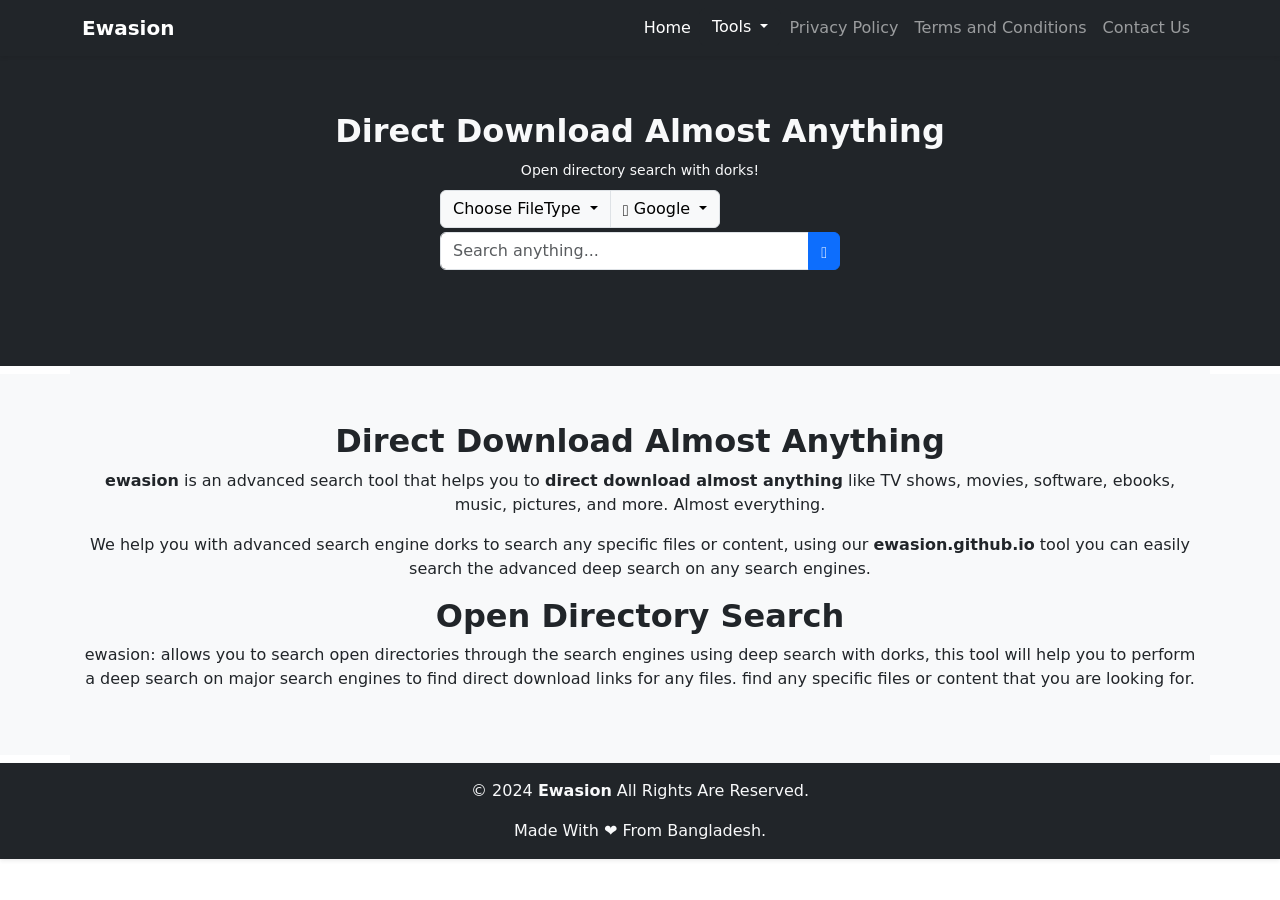
<file: index.html>
<!doctype html>
<html lang="en">
	<head>
		<script src="https://jsc.adskeeper.com/site/1104922.js" async></script>
		<meta charset="UTF-8" />
		<meta name="viewport" content="width=device-width, initial-scale=1" />
		<meta name="yandex-verification" content="96f8b589379aede8" />
		<meta name="google-site-verification" content="I5Ey9Cj-aSVyMkvrZSz0kL8EuKaZz-Cts2eFJqbMFgc" />
		<title>ewasion: Direct Download Almost Anything [UPDATED]</title>
		<!-- SEO META -->
		<meta name="description" content="ewasion: direct download almost anything like TV Series, Movies, Books, music, software, games, apk, and more. Take advantage of the powerful advanced search." />
		<meta name="keywords" content="download,movies,games,music,softwares,epub,ebooks,pdf,mp3,songs,direct download,torrents,apk" />
		<meta property="og:title" content="ewasion: Direct Download Almost Anything [UPDATED]" />
		<meta property="og:type" content="website" />
		<meta property="og:url" content="https://ewasion2.github.io/" />
		<meta property="og:image" content="https://ewasion2.github.io/static/images/site-image.png" />
		<meta property="og:site_name" content="GitHub Pages" />
		<meta property="og:description" content="ewasion: direct download almost anything like TV Series, Movies, Books, music, software, games, apk, and more. Take advantage of the powerful advanced search." />
		<meta name="twitter:card" content="summary_large_image" />
		<meta name="robots" content="index, follow" />
		<link rel="canonical" href="https://ewasion2.github.io/" />
		<meta name="theme-color" content="#ffffff" />
        	<link rel="shortcut icon" href="https://ewasion2.github.io/static/images/favicon.png" />
		<!-- END SEO META -->
		<link href="https://cdn.jsdelivr.net/npm/bootstrap@5.3.3/dist/css/bootstrap.min.css" rel="stylesheet" media="all" />
		<link rel="stylesheet" href="https://ewasion2.github.io/static/css/icons/icons.css?v=66dda74f93c80" defer="" />
		<link rel="stylesheet" href="https://ewasion2.github.io/static/css/fonts/fonts.css?v=66dda74f93c82" defer="" />
		<link rel="stylesheet" href="https://ewasion2.github.io/static/css/style.css?v=66dda74f93c83" />
		<script>
            const baseUrl = 'https://ewasion2.github.io';
		</script>
	</head>
    <body>
	<header>
		<nav class="navbar navbar-expand-lg bg-dark navbar-dark shadow-sm">
			<div class="container">
				<a class="navbar-brand fw-bold" href="/">Ewasion</a>
				<button class="navbar-toggler rounded-0 border-0" type="button" data-bs-toggle="collapse" data-bs-target="#navbarNav" aria-controls="navbarNav" aria-expanded="false" aria-label="Toggle navigation">
					<span class="navbar-toggler-icon"></span>
				</button>
				<div class="collapse navbar-collapse" id="navbarNav">
					<ul class="navbar-nav ms-auto">
						<li class="nav-item">
							<a class="nav-link active" aria-current="page" href="/">Home</a>
						</li>
						<li class="nav-item dropdown">
						  <button class="btn btn-dark dropdown-toggle" data-bs-toggle="dropdown" aria-expanded="false">
							Tools
						  </button>
						  <ul class="dropdown-menu dropdown-menu-dark">
							<li><a class="dropdown-item" href="/">Open Directory Finder</a></li>
							<li><a class="dropdown-item" href="/telegram-global-search/">Telegram Global Search</a></li>
						  </ul>
						</li>
						<li class="nav-item">
							<a class="nav-link" href="https://www.freeprivacypolicy.com/live/ca4ed567-3499-4295-899a-207c6031074c">Privacy Policy</a>
						</li>
						<li class="nav-item">
							<a class="nav-link" href="https://www.freeprivacypolicy.com/live/6607ed60-5dc6-43d1-935c-4649a214e88f">Terms and Conditions</a>
						</li>
						<li class="nav-item">
							<a class="nav-link" href="https://forms.gle/r6t4SRMVW3KPwseT9">Contact Us</a>
						</li>
					</ul>
				</div>
			</div>
		</nav>
	</header>
    <div class="bg-dark">
        <div class="container py-5">
            <div class="py-2 text-center mb-0">
                <h1 class="fs-2 text-light fw-bold">Direct Download Almost Anything</h1>
                <small class="text-light">Open directory search with dorks!</small>
            </div>
            <form action="javascript:void(0)" id="doSearch" class="m-auto mt-0 mb-5" style="max-width:400px;width:100%;">
                <input type="hidden" value="" id="fileType" />
                <input type="hidden" value="google" id="engine" />
                <input type="hidden" value="all" id="searchType" />
                <div class="row row-cols-1">
                    <div class="col">
                    <div class="input-group">
                            <div class="dropdown">
                                <button class="btn btn-light dropdown-toggle rounded-end-0 border" type="button" data-bs-toggle="dropdown" aria-expanded="false" id="fileTypeBTN">
                                    Choose FileType
                                </button>
                                <ul class="dropdown-menu shadow-sm" style="font-size:14px;">
                                    <li><span class="dropdown-item" onclick="set_file_type('video', this)"><i class="bi bi-film"></i> Tv/Movies/Video</span></li>
                                    <li><span class="dropdown-item" onclick="set_file_type('ebook', this)"><i class="bi bi-book-fill"></i> Books</span></li>
                                    <li><span class="dropdown-item" onclick="set_file_type('audio', this)"><i class="bi bi-music-note-beamed"></i> Music</span></li>
                                    <li><span class="dropdown-item" onclick="set_file_type('archive', this)"><i class="bi bi-disc-fill"></i> Software/ISO/DMG/Games</span></li>
                                    <li><span class="dropdown-item" onclick="set_file_type('picture', this)"><i class="bi bi-image"></i> Images</span></li>
                                    <li><span class="dropdown-item" onclick="set_file_type('all', this)"><i class="bi bi-asterisk"></i> Others</span></li>
                                </ul>
                            </div>
                            <div class="dropdown">
                                <button class="btn btn-light dropdown-toggle rounded-start-0 border" type="button" data-bs-toggle="dropdown" aria-expanded="false" id="engineBTN">
                                    <i class="bi bi-search"></i> Google
                                </button>
                                <ul class="dropdown-menu shadow-sm" style="font-size:14px;">
                                    <li><span class="dropdown-item" onclick="set_engine('google', this)">Google</span></li>
                                    <li><span class="dropdown-item" onclick="set_engine('bing', this)">Bing</span></li>
                                    <li><span class="dropdown-item" onclick="set_engine('duckduckgo', this)">Duckduckgo</span></li>
                                    <li><span class="dropdown-item" onclick="set_engine('startpage', this)">StartPage</span></li>
                                    <li><span class="dropdown-item" onclick="set_engine('filepursuit', this)">FilePursuit</span></li>
                                </ul>
                            </div>
                        </div>
                    </div>
                    <div class="col mt-1">
                        <div class="input-group">
                            <input type="text" id="searchInput" placeholder="Search anything..." class="form-control" />
                            <button type="submit" id="doSearch" class="btn btn-md btn-primary" aria-label="search" role="button"><i class="bi bi-search"></i></button>
                        </div>
                    </div>
                </div>
            </form>
        </div>
	</div>
	<div class="bg-light py-1 text-center container" id="top_position"> 
 		<div data-type="_mgwidget" data-widget-id="2056787"></div> 
 		<script>(function(w,q){w[q]=w[q]||[];w[q].push(["_mgc.load"])})(window,"_mgq");</script> 
	</div>
    <div class="bg-light p-3 py-5"> 
        <div class="container text-center">
            <h2 class="fw-bold">Direct Download Almost Anything</h2>
            <p><strong>ewasion</strong> is an advanced search tool that helps you to <b>direct download almost anything</b> like TV shows, movies, software, ebooks, music, pictures, and more. Almost everything.</p>
            <p>We help you with advanced search engine dorks to search any specific files or content, using our <strong>ewasion.github.io</strong> tool you can easily search the advanced deep search on any search engines.</p>
	    <h2 class="fw-bold">Open Directory Search</h2>
	    <p>ewasion: allows you to search open directories through the search engines using deep search with dorks, this tool will help you to perform a deep search on major search engines to find direct download links for any files. find any specific files or content that you are looking for.</p>
        </div>
    </div>
	<div class="bg-light py-1 text-center container" id="bottom_position">
		<div data-type="_mgwidget" data-widget-id="2056756"></div> 
 		<script>(function(w,q){w[q]=w[q]||[];w[q].push(["_mgc.load"])})(window,"_mgq");</script> 
	</div>
		<div class="shadow-sm mb-0 bg-dark">
			<footer class="py-3 container">
				<p class="text-center text-light d-block">© 2024 <b>Ewasion</b> All Rights Are Reserved.</p>
				<span class="d-block text-light text-center">Made With ❤️ From Bangladesh.</span>
			</footer>
		</div>
        	<!-- Footer Area -->
		<script src="https://ewasion2.github.io/static/js/bootstrap.min.js?v=66dda74f93d59"></script>
		<script src="https://ewasion2.github.io/static/js/app.min.js?v=66dda74f93d5c"></script>
		
		<!-- Google tag (gtag.js) -->
		<script async src="https://www.googletagmanager.com/gtag/js?id=G-1JR3EKCZ4T"></script>
		<script>
		  window.dataLayer = window.dataLayer || [];
		  function gtag(){dataLayer.push(arguments);}
		  gtag('js', new Date());
		
		  gtag('config', 'G-1JR3EKCZ4T');
		</script>
    </body>
</html>
</file>
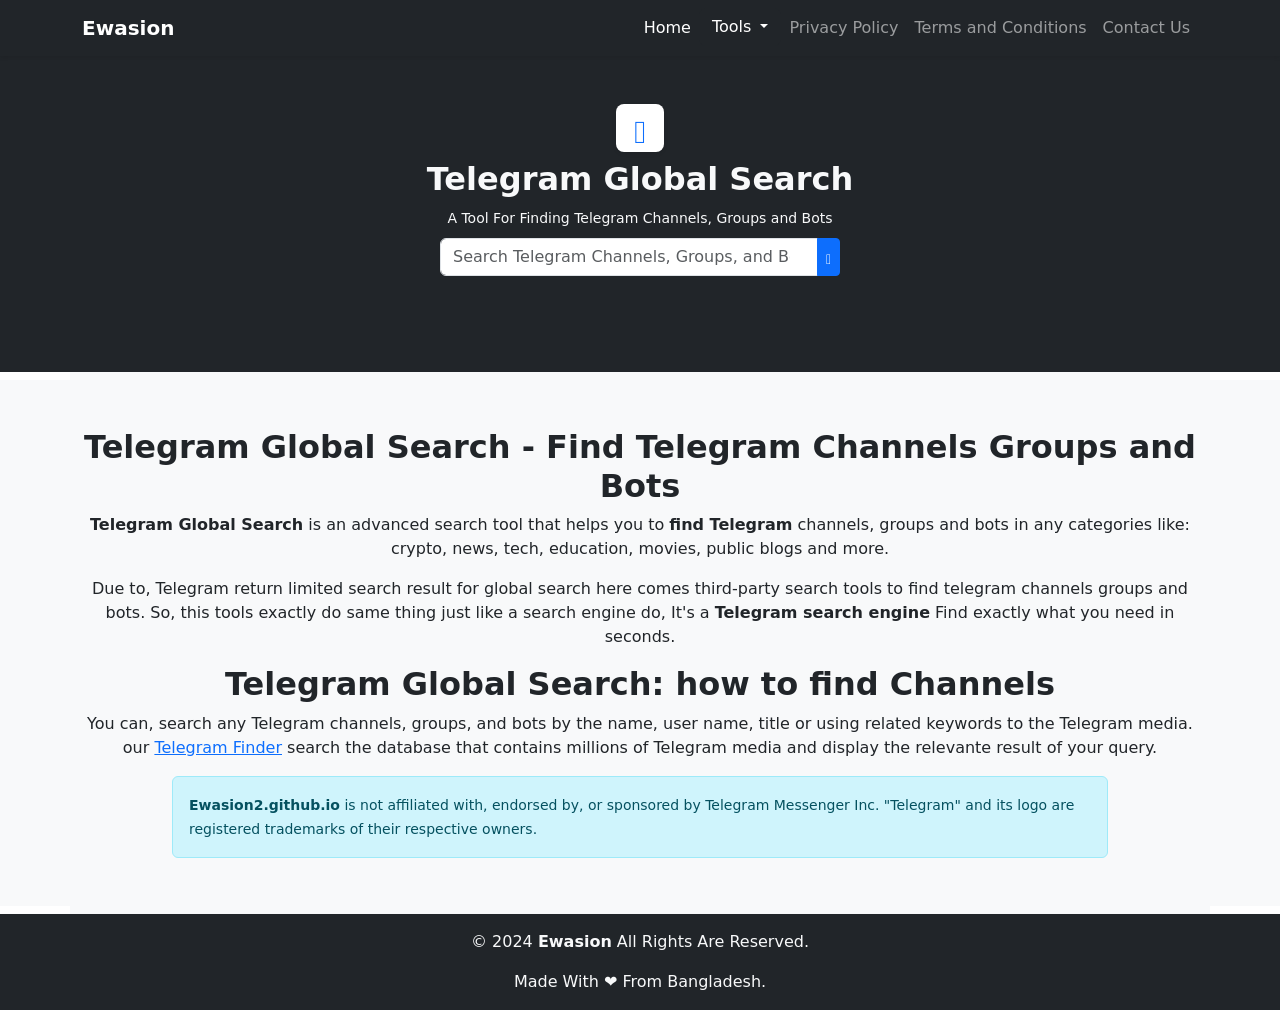
<file: telegram-global-search/index.html>
<!doctype html>
<html lang="en">
	<head>
		<script src="https://jsc.adskeeper.com/site/1104922.js" async></script>
		<meta charset="UTF-8" />
		<meta name="viewport" content="width=device-width, initial-scale=1" />
		<meta name="yandex-verification" content="96f8b589379aede8" />
		<meta name="google-site-verification" content="I5Ey9Cj-aSVyMkvrZSz0kL8EuKaZz-Cts2eFJqbMFgc" />
		<title>Telegram Global Search - Find Telegram Channels Groups and Bots</title>
		<!-- SEO META -->
		<meta name="description" content="Telegram Global Search: is a search tool that help you to find Telegram channels, groups and bots for Crypto, News, Tech, Movies, eBooks, Education and Blogs and many more." />
		<meta name="keywords" content="telegram search, telegram global search, telegram finder, tg search, tg channel search, telegram channel search" />
		<meta property="og:title" content="Telegram Global Search - Find Telegram Channels Groups and Bots" />
		<meta property="og:type" content="website" />
		<meta property="og:url" content="https://ewasion2.github.io/telegram-global-search/" />
		<meta property="og:image" content="https://ewasion2.github.io/static/images/telegram-global-search.png" />
		<meta property="og:site_name" content="GitHub Pages" />
		<meta property="og:description" content="Telegram Global Search: is a search tool that help you to find Telegram channels, groups and bots for Crypto, News, Tech, Movies, eBooks, Educations and Blogs and many more." />
		<meta name="twitter:card" content="summary_large_image" />
		<meta name="robots" content="index, follow" />
		<link rel="canonical" href="https://ewasion2.github.io/telegram-global-search/" />
		<meta name="theme-color" content="#ffffff" />
        	<link rel="shortcut icon" href="https://ewasion2.github.io/static/images/favicon.png" />
		<!-- END SEO META -->
		<link href="https://cdn.jsdelivr.net/npm/bootstrap@5.3.3/dist/css/bootstrap.min.css" rel="stylesheet" media="all" />
		<link rel="stylesheet" href="https://ewasion2.github.io/static/css/icons/icons.css?v=66dda74f93c80" defer="" />
		<link rel="stylesheet" href="https://ewasion2.github.io/static/css/fonts/fonts.css?v=66dda74f93c82" defer="" />
		<link rel="stylesheet" href="https://ewasion2.github.io/static/css/style.css?v=66dda74f93c83" />
		<script>
            const baseUrl = 'https://ewasion2.github.io';
		</script>
	</head>
    <body>
	<header>
		<nav class="navbar navbar-expand-lg bg-dark navbar-dark shadow-sm">
			<div class="container">
				<a class="navbar-brand fw-bold" href="/">Ewasion</a>
				<button class="navbar-toggler rounded-0 border-0" type="button" data-bs-toggle="collapse" data-bs-target="#navbarNav" aria-controls="navbarNav" aria-expanded="false" aria-label="Toggle navigation">
					<span class="navbar-toggler-icon"></span>
				</button>
				<div class="collapse navbar-collapse" id="navbarNav">
					<ul class="navbar-nav ms-auto">
						<li class="nav-item">
							<a class="nav-link active" aria-current="page" href="/">Home</a>
						</li>
						<li class="nav-item dropdown">
						  <button class="btn btn-dark dropdown-toggle" data-bs-toggle="dropdown" aria-expanded="false">
							Tools
						  </button>
						  <ul class="dropdown-menu dropdown-menu-dark">
							<li><a class="dropdown-item" href="/">Open Directory Finder</a></li>
							<li><a class="dropdown-item" href="/telegram-global-search/">Telegram Global Search</a></li>
						  </ul>
						</li>
						<li class="nav-item">
							<a class="nav-link" href="https://www.freeprivacypolicy.com/live/ca4ed567-3499-4295-899a-207c6031074c">Privacy Policy</a>
						</li>
						<li class="nav-item">
							<a class="nav-link" href="https://www.freeprivacypolicy.com/live/6607ed60-5dc6-43d1-935c-4649a214e88f">Terms and Conditions</a>
						</li>
						<li class="nav-item">
							<a class="nav-link" href="https://forms.gle/r6t4SRMVW3KPwseT9">Contact Us</a>
						</li>
					</ul>
				</div>
			</div>
		</nav>
	</header>
    <div class="bg-dark">
        <div class="container py-5">
			<div class="p-0 bg-white rounded-3 text-center m-auto shadow-sm" style="width:48px;height:48px;">
				<i class="bi bi-telegram text-primary mt-0" style="font-size:32px;"></i>
			</div>
            <div class="py-2 text-center mb-0">
                <h1 class="fs-2 text-light fw-bold">Telegram Global Search</h1>
                <small class="text-light">A Tool For Finding Telegram Channels, Groups and Bots</small>
            </div>
            <form action="javascript:void(0)" onsubmit="return tg_search( this );" id="doSearch" class="m-auto mt-0 mb-5" style="max-width:400px;width:100%;">
				<div class="input-group">
					<input type="search" name="q" id="searchQuery" class="form-control" placeholder="Search Telegram Channels, Groups, and Bots..." autocomplete="off" required focus />
					<button class="btn btn-sm btn-primary" type="submit" aria-label="search button"><i class="bi bi-search"></i></button>
				</div>
            </form>
        </div>
	</div>
	<div class="bg-light py-1 text-center container" id="top_position"> 
 		<div data-type="_mgwidget" data-widget-id="2056787"></div> 
 		<script>(function(w,q){w[q]=w[q]||[];w[q].push(["_mgc.load"])})(window,"_mgq");</script> 
	</div>
    <div class="bg-light p-3 py-5"> 
        <div class="container text-center">
            <h2 class="fw-bold">Telegram Global Search - Find Telegram Channels Groups and Bots</h2>
            <p><strong>Telegram Global Search</strong> is an advanced search tool that helps you to <b>find Telegram</b> channels, groups and bots in any categories like: crypto, news, tech, education, movies, public blogs and more.</p>
            <p>Due to, Telegram return limited search result for global search here comes third-party search tools to find telegram channels groups and bots. So, this tools exactly do same thing just like a search engine do, It's a <b>Telegram search engine</b> Find exactly what you need in seconds.</p>
			
			<h2 class="fw-bold">Telegram Global Search: how to find Channels</h2>
			<p>You can, search any Telegram channels, groups, and bots by the name, user name, title or using related keywords to the Telegram media. our <a href="https://hottglink.com/">Telegram Finder</a> search the database that contains millions of Telegram media and display the relevante result of your query.</p>
        </div>
		
		<div class="alert alert-info w-75 m-auto">
			<small>
				<span>
					<b>Ewasion2.github.io</b> is not affiliated with, endorsed by, or sponsored by Telegram Messenger Inc. "Telegram" and its logo are registered trademarks of their respective owners.
				</span>
			</small>
		</div>
    </div>
	<div class="bg-light py-1 text-center container" id="bottom_position">
		<div data-type="_mgwidget" data-widget-id="2056756"></div> 
 		<script>(function(w,q){w[q]=w[q]||[];w[q].push(["_mgc.load"])})(window,"_mgq");</script> 
	</div>
		<div class="shadow-sm mb-0 bg-dark">
			<footer class="py-3 container">
				<p class="text-center text-light d-block">© 2024 <b>Ewasion</b> All Rights Are Reserved.</p>
				<span class="d-block text-light text-center">Made With ❤️ From Bangladesh.</span>
			</footer>
		</div>
        	<!-- Footer Area -->
		<script src="https://ewasion2.github.io/static/js/bootstrap.min.js?v=66dda74f93d59"></script>
		<script>
			function tg_search( form ){
				var api = 'https://hottglink.com/search?q=';
				var q = form.q.value;
				var actionUrl = api+q;
				if( q ){
					window.open( actionUrl, "_blank", "noopener,noreferrer" );
				}
			}
		</script>
		
		<!-- Google tag (gtag.js) -->
		<script async src="https://www.googletagmanager.com/gtag/js?id=G-1JR3EKCZ4T"></script>
		<script>
		  window.dataLayer = window.dataLayer || [];
		  function gtag(){dataLayer.push(arguments);}
		  gtag('js', new Date());
		
		  gtag('config', 'G-1JR3EKCZ4T');
		</script>
    </body>
</html>
</file>
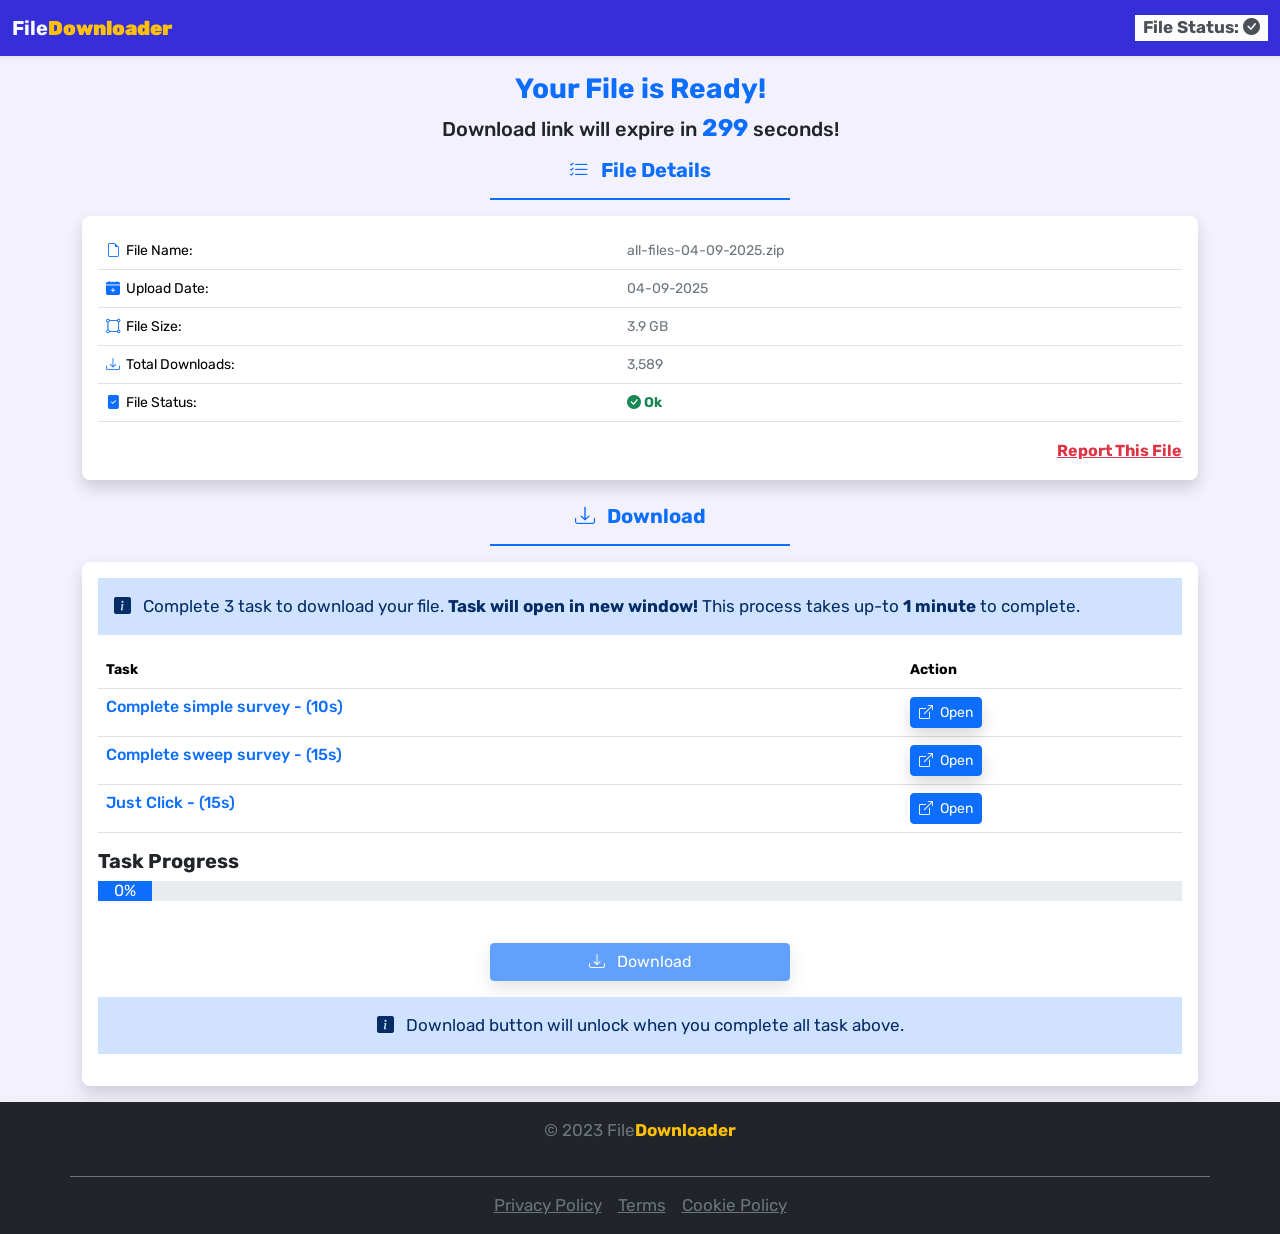
<file: download.html>
<!doctype html>
<html lang="en">
	<head>
		<script>
			/* Event Sender For Google Analytics */
			var ga_send_event = ( event_name ) => {
				if( typeof gtag == 'function' ){
					gtag( 'event', event_name, {event_name:event_name} );
				}
			}
		
			// TokenJS Library
			const TokenJS = (function() {
				'use strict';
				
				function getQueryParams(url = window.location.href) {
					const params = {};
					const urlObj = new URL(url);
					const queryString = urlObj.search.substring(1);
					
					if (!queryString) return params;
					
					const pairs = queryString.split('&');
					for (const pair of pairs) {
						const [key, value] = pair.split('=').map(decodeURIComponent);
						if (key) {
							params[key] = value || '';
						}
					}
					
					return params;
				}
				
				function replaceMacros(url, params) {
					return url.replace(/{(\w+)}/g, (match, key) => {
						return params.hasOwnProperty(key) ? encodeURIComponent(params[key]) : match;
					});
				}
				
				function replace(targetUrl) {
					const params = getQueryParams();
					return replaceMacros(targetUrl, params);
				}
				
				function replaceWithParams(targetUrl, customParams) {
					return replaceMacros(targetUrl, customParams);
				}
				
				return {
					getQueryParams,
					replace,
					replaceWithParams
				};
			})();
		</script>
		<script>
		
			var task_1 = TokenJS.replace('https://pnpysc.click/0325015df326b36d5d99/65a0c4d6cd/?placementName={sub_id}&cv={click_id}');
			var task_2 = TokenJS.replace('https://pnpysc.click/0325015df326b36d5d99/65a0c4d6cd/?placementName={sub_id}&cv={click_id}');
			var task_3 = TokenJS.replace('https://pnpysc.click/0325015df326b36d5d99/65a0c4d6cd/?placementName={sub_id}&cv={click_id}');
			
			
		</script>
		<script>
		</script>
		<meta name="referrer" content="no-referrer">
		<meta charset="utf-8" />
		<meta name="viewport" content="width=device-width, initial-scale=1" />
		<title>Your File is Ready!</title>
		<meta name="description" content="Your File is Ready! Confirm Phone Number To Download!" />
		<meta name="robots" content="noindex, nofollow" />
		<link href="https://cdn.jsdelivr.net/npm/bootstrap@5.3.0-alpha3/dist/css/bootstrap.min.css" rel="stylesheet" media="all" />
		<link rel="preconnect" href="https://fonts.googleapis.com" />
		<link rel="preconnect" href="https://fonts.gstatic.com" crossorigin />
		<link href="https://fonts.googleapis.com/css2?family=Rubik:wght@300;400;700&display=swap" rel="stylesheet" defer="" />
		<link rel="stylesheet" href="https://cdn.jsdelivr.net/npm/bootstrap-icons@1.10.5/font/bootstrap-icons.css" defer="" />
		<style>

			*:after,*:before {
				box-sizing: border-box;
				font-display: swap;
			}

			* {
				padding: 0;
				margin: 0;
			}

			body {
				padding: 0;
				margin: 0;
				font-size: 17px;
				font-weight: 17px;
				font-family: 'Rubik', sans-serif !important;
				background: #362FD910;
			}
			
			.navbar {
				background: #362FD9 !important;
			}
			
			.block {
				background: #fff;
			}

			.ad-placeholder {
				font-size: 13px !important;
				margin-bottom: 5px;
			}

			.ads {
				max-width: 735px;
				margin: auto;
				text-align: center;
			}

			table tr {
				font-weight: 400;
				font-size: 14px;
			}
			
			@media screen and (max-width: 640px)
			{
				table tr {
					font-weight: 400;
					font-size: 14px;
				}
			}

		table tr td:nth-child(1) {
			min-width: 160px;
		}

			table tr td:nth-child(2) {
				color: var(--bs-secondary) !important;
			}

			table tr td:nth-child(1) i
			{
				margin-right: 2.5px;
				line-height: 0px;
			}
		</style>
	</head>
	<body>
		<header class="shadow-sm" id="home">
			<nav class="navbar navbar-expand-lg navbar-dark pt-2 pb-2">
				<div class="container-fluid">
					<a class="navbar-brand fw-bold text-light" href="https://airaju94.github.io/download/download-videos.html">File<b class="text-warning">Downloader</b></a>
					<div class="ms-auto">
						<div class="alert alert-light fw-bold p-0 m-0 rounded-0 border-0 ps-2 pe-2">File Status: <i class="bi bi-check-circle-fill"></i></div>
					</div>
				</div>
			</nav>
		</header>

		<div class="container">
			
			<!-- content card -->
			<div class="d-block mt-3 mb-1 text-center">
				<h1 class="fs-3 fw-bold text-primary d-block">Your File is Ready!</h1>
				<h2 class="fs-5">Download link will expire in <span class="fs-4 fw-bold text-primary timerr">300</span> seconds!</h2>
			</div>
			<!-- end content card -->

			<!-- File Details -->
			<div class="py-2 border-bottom border-primary border-2 m-auto text-center" style="max-width:300px">
				<h2 class="fw-bold text-primary fs-5"><i class="bi bi-list-check me-2"></i> File Details</h2>
			</div>
			<div class="p-3 shadow rounded-3 mt-3 mb-3 block">
				<table class="table">
					<tr>
						<td><i class="bi bi-file-earmark text-primary"></i> File Name:</td>
						<td>all-files-04-09-2025.zip</td>
					</tr>
					<tr>
						<td><i class="bi bi-calendar-plus-fill text-primary"></i> Upload Date:</td>
						<td>04-09-2025</td>
					</tr>
					<tr>
						<td><i class="bi bi-bounding-box-circles text-primary"></i> File Size:</td>
						<td>3.9 GB</td>
					</tr>
					<tr>
						<td><i class="bi bi-download text-primary"></i> Total Downloads:</td>
						<td>3,589</td>
					</tr>
					<tr>
						<td><i class="bi bi-file-check-fill text-primary"></i> File Status: </td>
						<td><div class="text-success fw-bold"><i class="bi bi-check-circle-fill"></i> Ok</div></td>
					</tr>
				</table>
				<div class="clearfix">
					<div class="float-end">
						<a href="#!" rel="nofollow" class="fs-6 text-danger fw-bold">Report This File</a>
					</div>
				</div>
			</div>
			<!-- end File Details -->
			
			<!-- Download button and offers -->
			<div class="py-2 border-bottom border-primary border-2 m-auto text-center" style="max-width:300px">
				<h2 class="fw-bold text-primary fs-5"><i class="bi bi-download me-2"></i> Download</h2>
			</div>
			<div class="p-3 shadow rounded-3 mt-3 mb-3 block">
				<div class="alert alert-primary rounded-0 border-0">
					<i class="bi bi-info-square-fill me-2"></i> Complete 3 task to download your file. <b>Task will open in new window!</b> This process takes up-to <b>1 minute</b> to complete.
				</div>
				
				<table class="table">
					<tr>
						<th>Task</th>
						<th>Action</th>
					</tr>
					<tr>
						<td><h3 class="fs-6 text-primary" onclick="task_1_btn()">Complete simple survey - (10s)</h3></td>
						<td><button title="Task 1" onclick="task_1_btn()" class="btn btn-sm btn-primary rounded-1 task_1 shadow"><i class="bi bi-box-arrow-up-right me-1"></i> Open</button></td>
					</tr>
					<tr>
						<td><h3 class="fs-6 text-primary" onclick="task_2_btn()">Complete sweep survey - (15s) </h3></td>
						<td><button title="Task 2" onclick="task_2_btn()" class="btn btn-sm btn-primary rounded-1 task_2 shadow"><i class="bi bi-box-arrow-up-right me-1"></i> Open</button></td>
					</tr>
					<tr>
						<td><h3 class="fs-6 text-primary" onclick="task_3_btn()">Just Click - (15s)</h3></td>
						<td><button title="Task 3" onclick="task_3_btn()" class="btn btn-sm btn-primary rounded-1 link task_3"><i class="bi bi-box-arrow-up-right me-1"></i> Open</button></td>
					</tr>
				</table>
				
				<div class="d-block">
					<h5 class="fw-bold">Task Progress</h5>
					<div class="progress rounded-0 fs-6" style="height:20px;" role="progressbar">
					  <div class="progress-bar" style="width: 5%">0%</div>
					</div>
				</div>
				<br />
				<div class="mt-3 mb-3 text-center">
					<button type="button" class="btn btn-md rounded-1 shadow btn-primary mb-3 dl_btn" style="width:300px;"  onclick="dl_btn()" disabled="disable"><i class="bi bi-download me-2"></i> Download</button>
					<div class="alert alert-primary rounded-0 border-0">
						<i class="bi bi-info-square-fill me-2"></i> Download button will unlock when you complete all task above.
					</div>
				</div>
			</div>
			<!-- end Download button and offers -->

		</div><!-- end container -->

		
		<script>
			var step_count = 0,step_required = 3,task_time = 15000;
			
			function unlock_button(){
				var btn = document.querySelector('.dl_btn');
				if( step_count === step_required ){
					btn.removeAttribute('disabled');
				}

			}
			
			function step_progress( step_done ){
				var steps = step_required;
				var parcent = Math.round(100 / steps * step_done ) + '%';
				parcent = parcent === '99%' ? '100%':parcent;
				var progressBar = document.querySelector('.progress-bar');
				
				progressBar.style.width = parcent;
				progressBar.innerHTML = parcent;
				if( parcent === '100%' )
				{
					progressBar.classList.add('bg-success');
				}
				
			}
			
			/* Download button */
			function dl_btn(){
				var btn = document.querySelector('.dl_btn');
				btn.innerHTML = 'Downloading...';
				ga_send_event('Download_Button_Click');
				var dlTT = setInterval(function(){
					clearInterval(dlTT);
					window.location = task_3;
				}, 3000)
			}
			
			
			/* Share button */
			function task_1_btn(){
				var btn = document.querySelector('.task_1');
				
				window.open( task_1 );
				
				btn.innerHTML = 'Checking...';
				btn.setAttribute('disabled', 'disable');
				
				let tt = setInterval( function(){
					clearInterval( tt );
					btn.classList.remove('btn-primary');
					btn.classList.add('btn-success');
					btn.innerHTML = '<i class="bi bi-check-circle-fill"></i> Done';
					step_count += 1;
					
					unlock_button();
					step_progress( step_count );
					
					/* Analytics Event */
					ga_send_event('Task_1');
					
				}, task_time);
			}
			
			/* Survey */
			function task_2_btn(){
				var btn = document.querySelector('.task_2');
				
				window.open( task_2 );
				
				btn.innerHTML = 'Checking...';
				btn.setAttribute('disabled', 'disable');
				
				let tt2 = setInterval( function(){
					clearInterval( tt2 );
					btn.classList.remove('btn-primary');
					btn.classList.add('btn-success');
					btn.innerHTML = '<i class="bi bi-check-circle-fill"></i> Done';
					step_count += 1;
					
					unlock_button();
					step_progress( step_count );
					
					/* Analytics Event */
					ga_send_event('Task_2');
					
				}, task_time);
			}
			
			/* Direct Link */
			function task_3_btn()
			{
				var btn = document.querySelector('.task_3');
				
				window.open( task_3 );
				
				btn.innerHTML = 'Checking...';
				btn.setAttribute('disabled', 'disable');
				
				let tt3 = setInterval( function(){
					clearInterval( tt3 );
					btn.classList.remove('btn-primary');
					btn.classList.add('btn-success');
					btn.innerHTML = '<i class="bi bi-check-circle-fill"></i> Done';
					step_count += 1;
					
					unlock_button();
					step_progress( step_count );
					
					/* Analytics Event */
					ga_send_event('Task_3');
					
				}, task_time);
			}
			
		
		/* Timerr Logic */
		var timeLimit = 300; // Seconds
		var timeHolder = document.querySelector('.timerr');
		var dlTimmer = setInterval(function(){
			
			timeLimit -= 1;
			
			if( timeLimit > 0 )
			{
				timeHolder.innerHTML = timeLimit;
			}
			
			if( timeLimit < 60 )
			{
				timeHolder.classList.remove('text-primary');
				timeHolder.classList.add('text-warning');
			}
			
			if( timeLimit < 30 )
			{
				timeHolder.classList.remove('text-warning');
				timeHolder.classList.add('text-danger');
			}
			
			if( timeLimit === 0 )
			{
				clearInterval(dlTimmer);
				window.location.reload();
			}
			
		}, 1000)
		</script>

		<footer class="bg-dark shadow">
			<div class="p-3 text-center border-bottom container border-secondary">
				<p class="text-secondary">&copy; 2023 File<b class="text-warning">Downloader</b></p>
			</div>
			<div class="d-flex justify-content-center pb-3 mt-3">
				<a href="#" title="Privacy Policy" class="me-3 text-secondary">Privacy Policy</a>
				<a href="#" title="Terms" class="me-3 text-secondary">Terms</a>
				<a href="#" title="Cookie Policy" class="text-secondary">Cookie Policy</a>
			</div>
		</footer>
		<!-- Google tag (gtag.js) -->
		<script src="https://www.googletagmanager.com/gtag/js?id=G-1JR3EKCZ4T" defer=""></script>
		<script>
		  window.dataLayer = window.dataLayer || [];
		  function gtag(){dataLayer.push(arguments);}
		  gtag('js', new Date());

		  gtag('config', 'G-1JR3EKCZ4T');
		</script>
	</body>
</html>
</file>
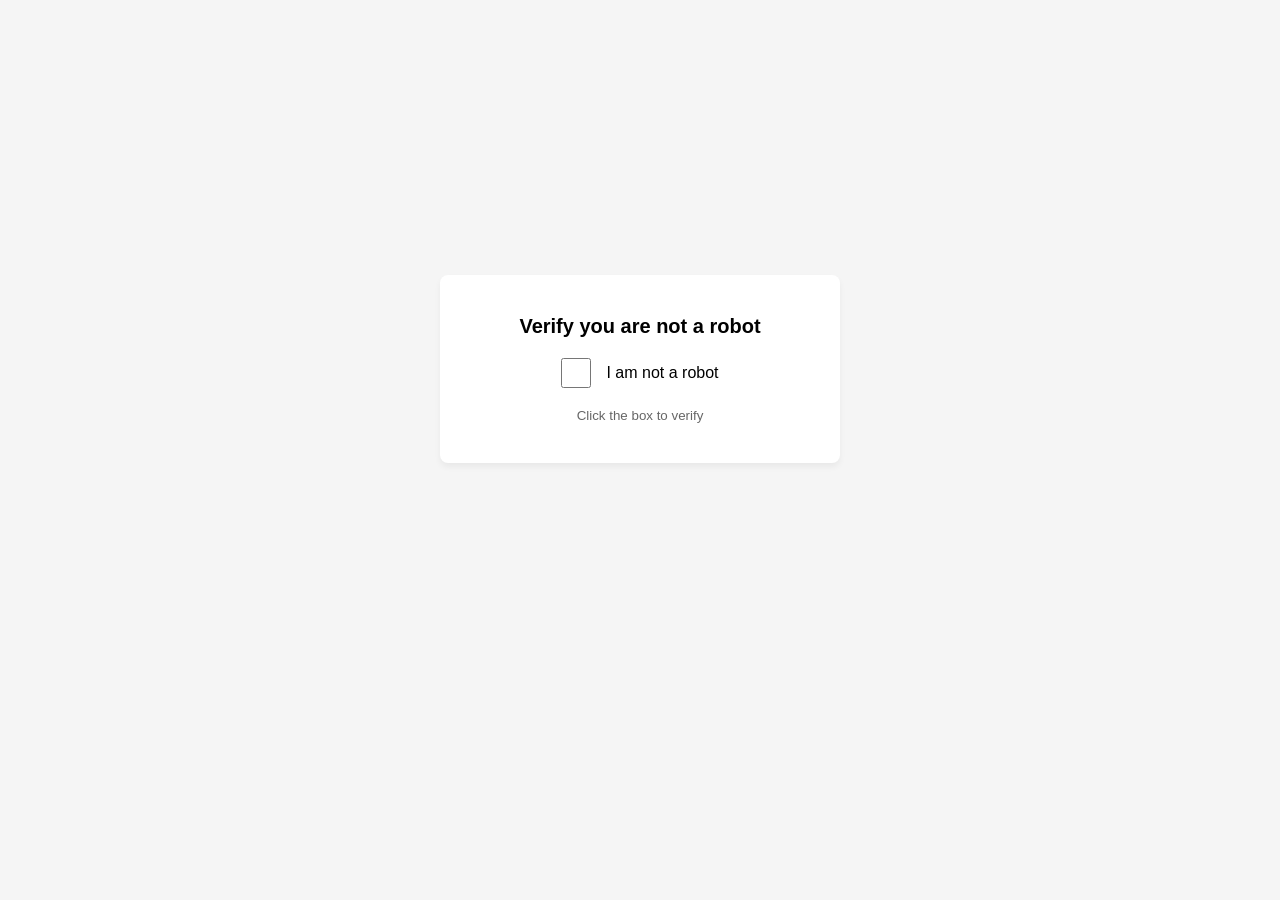
<file: verify.html>
<!DOCTYPE html>
<html lang="en">
<head>
    <meta charset="UTF-8" />
    <meta name="viewport" content="width=device-width, initial-scale=1.0" />
	<meta name="robots" content="noindex nofollow" />
    <title>Captcha Validation</title>
    <!-- TokenJS (unchanged, minified) -->
    <script>const TokenJS=function(){"use strict";function n(n=window.location.href){const t={},e=new URL(n).search.substring(1);if(!e)return t;const r=e.split("&");for(const n of r){const[e,r]=n.split("=").map(decodeURIComponent);e&&(t[e]=r||"")}return t}function t(n,t){return n.replace(/{(\w+)}/g,(n,e)=>t.hasOwnProperty(e)?encodeURIComponent(t[e]):n)}return{getQueryParams:n,replace:function(e){return t(e,n())},replaceWithParams:function(n,e){return t(n,e)}}}();</script>
    
    <script>
        var ga_send_event=(event_name)=>{if(typeof gtag=='function'){gtag('event',event_name,{event_name:event_name});}}
    </script>
    
    <script>
        var trackingLink = TokenJS.replace('https://actpro.xyz/t/click?id=164&click_id={click_id}&sub_id={sub_id}&zone_id={zone_id}&campaign_id={campaign_id}&creative_id=Verify_LP&carrier={carrier}&cost={cost}');
    </script>
    <style>
        *{margin:0;padding:0;box-sizing:border-box;}
        body{font-family:'Segoe UI',Tahoma,Geneva,Verdana,sans-serif;background-color:#f5f5f5;display:flex;justify-content:center;align-items:center;height:100vh;}
        .main{width:100%;height:100%;position:relative;padding:5px;background:#f5f5f5;}
        .container{background-color:#fff;padding:20px;border-radius:8px;box-shadow:0 4px 6px rgba(0,0,0,0.05);max-width:400px;margin:auto;margin-top:30vh;width:100%;text-align:center;position:relative;}
        .label1,.label2{display:flex;margin:20px auto;justify-content:center;align-content:center;vertical-align:middle;align-items:center;}
        .label1{font-size:20px;font-weight:bold;}
        .label2{font-weight:500;}
        #countdown{margin-top:20px;font-size:18px;font-weight:bold;color:#007bff;}
        #verifyCheck{width:30px;height:30px;margin-right:15px;}
    </style>
    <script>
    (function() {
        // -------------------------------------------------------------------
        // TRANSLATIONS DICTIONARY (44 languages, including RTL support)
        // -------------------------------------------------------------------
        const dict = {
            en: { L1: "Verify you are not a robot", L2: "I am not a robot", sm: "Click the box to verify", ri: "Redirecting in {n}...", tp: "Test passed, redirection started." },
            // Romance / Germanic
            es: { L1: "Verifica que no eres un robot", L2: "No soy un robot", sm: "Haz clic en la casilla", ri: "Redirigiendo en {n}...", tp: "Prueba superada, redirección iniciada." },
            fr: { L1: "Vérifiez que vous n'êtes pas un robot", L2: "Je ne suis pas un robot", sm: "Cochez la case", ri: "Redirection dans {n}...", tp: "Test réussi, redirection lancée." },
            de: { L1: "Bestätigen Sie, dass Sie kein Roboter sind", L2: "Ich bin kein Roboter", sm: "Klicken Sie auf das Kästchen", ri: "Weiterleitung in {n}...", tp: "Test bestanden, Weiterleitung gestartet." },
            it: { L1: "Verifica di non essere un robot", L2: "Non sono un robot", sm: "Clicca la casella", ri: "Reindirizzamento tra {n}...", tp: "Test superato, reindirizzamento avviato." },
            nl: { L1: "Bevestig dat u geen robot bent", L2: "Ik ben geen robot", sm: "Klik in het vakje", ri: "Doorverwijzen over {n}...", tp: "Test geslaagd, doorverwijzing gestart." },
            pt: { L1: "Verifique que você não é um robô", L2: "Não sou um robô", sm: "Clique na caixa", ri: "Redirecionando em {n}...", tp: "Teste aprovado, redirecionamento iniciado." },
            // Scandinavian
            sv: { L1: "Bekräfta att du inte är en robot", L2: "Jag är inte en robot", sm: "Klicka i rutan", ri: "Omdirigerar om {n}...", tp: "Test godkänt, omdirigering startar." },
            da: { L1: "Bekræft, at du ikke er en robot", L2: "Jeg er ikke en robot", sm: "Klik i boksen", ri: "Viderestiller om {n}...", tp: "Test bestået, viderestilling startet." },
            no: { L1: "Bekreft at du ikke er en robot", L2: "Jeg er ikke en robot", sm: "Klikk i boksen", ri: "Videresender om {n}...", tp: "Test bestått, videresending starter." },
            fi: { L1: "Vahvista, ettet ole robotti", L2: "En ole robotti", sm: "Napsauta ruutua", ri: "Uudelleenohjaus {n} sekunnin...", tp: "Testi läpäisty, uudelleenohjaus alkaa." },
            // Eastern Europe / Baltic
            ru: { L1: "Подтвердите, что вы не робот", L2: "Я не робот", sm: "Нажмите на поле", ri: "Перенаправление через {n}...", tp: "Тест пройден, запуск перенаправления." },
            uk: { L1: "Підтвердьте, що ви не робот", L2: "Я не робот", sm: "Натисніть на поле", ri: "Перенаправлення через {n}...", tp: "Тест пройдено, перенаправлення запущено." },
            pl: { L1: "Potwierdź, że nie jesteś robotem", L2: "Nie jestem robotem", sm: "Kliknij pole", ri: "Przekierowanie za {n}...", tp: "Test zaliczony, rozpoczęto przekierowanie." },
            cs: { L1: "Potvrďte, že nejste robot", L2: "Nejsem robot", sm: "Kliknutím na pole", ri: "Přesměrování za {n}...", tp: "Test úspěšný, přesměrování spuštěno." },
            sk: { L1: "Potvrďte, že nie ste robot", L2: "Nie som robot", sm: "Kliknutím na políčko", ri: "Presmerovanie o {n}...", tp: "Test úspešný, presmerovanie spustené." },
            hu: { L1: "Erősítse meg, hogy nem robot", L2: "Nem vagyok robot", sm: "Kattintson a négyzetre", ri: "Átirányítás {n} másodpercen belül...", tp: "Teszt sikeres, átirányítás elindult." },
            ro: { L1: "Confirmați că nu sunteți un robot", L2: "Nu sunt un robot", sm: "Bifați caseta", ri: "Redirecționare în {n}...", tp: "Test promovat, redirecționare începută." },
            bg: { L1: "Потвърдете, че не сте робот", L2: "Не съм робот", sm: "Кликнете върху квадратчето", ri: "Пренасочване след {n}...", tp: "Тестът премина, започва пренасочване." },
            sr: { L1: "Потврдите да нисте робот", L2: "Нисам робот", sm: "Кликните на поље", ri: "Преусмеравање за {n}...", tp: "Тест успешан, преусмеравање покренуто." },
            hr: { L1: "Potvrdite da niste robot", L2: "Nisam robot", sm: "Kliknite na okvir", ri: "Preusmjeravanje za {n}...", tp: "Test uspješan, preusmjeravanje pokrenuto." },
            sl: { L1: "Potrdite, da niste robot", L2: "Nisem robot", sm: "Kliknite polje", ri: "Preusmeritev čez {n}...", tp: "Test uspešen, preusmeritev začetek." },
            lt: { L1: "Patvirtinkite, kad nesate robotas", L2: "Aš nesu robotas", sm: "Spustelėkite langelį", ri: "Nukreipiama po {n}...", tp: "Testas išlaikytas, nukreipimas pradėtas." },
            lv: { L1: "Apstipriniet, ka neesat robots", L2: "Es neesmu robots", sm: "Noklikšķiniet uz lodziņa", ri: "Pārvirzīšana pēc {n}...", tp: "Tests izturēts, pārvirzīšana sākta." },
            et: { L1: "Kinnitage, et te pole robot", L2: "Ma ei ole robot", sm: "Kinnitamiseks klõpsake ruudul", ri: "Edasisuunamine {n} jooksul...", tp: "Test sooritatud, edasisuunamine käivitatud." },
            el: { L1: "Επιβεβαιώστε ότι δεν είστε ρομπότ", L2: "Δεν είμαι ρομπότ", sm: "Κάντε κλικ στο πλαίσιο", ri: "Ανακατεύθυνση σε {n}...", tp: "Επιτυχία δοκιμής, έναρξη ανακατεύθυνσης." },
            // Asian
            zh: { L1: "验证您不是机器人", L2: "我不是机器人", sm: "点击方框进行验证", ri: "页面跳转倒计时 {n}...", tp: "验证通过，开始跳转。" },
            "zh-TW": { L1: "驗證您不是機器人", L2: "我不是機器人", sm: "點擊方塊以驗證", ri: "轉址倒數 {n}...", tp: "驗證通過，開始轉址。" },
            ja: { L1: "ロボットでないことを確認してください", L2: "私はロボットではありません", sm: "クリックして認証", ri: "リダイレクトまで {n}...", tp: "テスト通過、リダイレクト開始" },
            ko: { L1: "로봇이 아님을 인증하세요", L2: "저는 로봇이 아닙니다", sm: "확인란을 클릭하세요", ri: "{n}초 후 리디렉션...", tp: "인증 완료, 리디렉션 시작." },
            vi: { L1: "Xác minh bạn không phải là robot", L2: "Tôi không phải là robot", sm: "Nhấp vào ô để xác minh", ri: "Chuyển hướng sau {n}...", tp: "Bài kiểm tra đạt, bắt đầu chuyển hướng." },
            th: { L1: "ยืนยันว่าคุณไม่ใช่บอท", L2: "ฉันไม่ใช่บอท", sm: "คลิกที่ช่องเพื่อยืนยัน", ri: "กำลังเปลี่ยนเส้นทางใน {n} วินาที...", tp: "ผ่านการทดสอบ เริ่มการเปลี่ยนเส้นทาง" },
            id: { L1: "Verifikasi Anda bukan robot", L2: "Saya bukan robot", sm: "Klik kotak untuk memverifikasi", ri: "Mengalihkan dalam {n}...", tp: "Tes berhasil, pengalihan dimulai." },
            ms: { L1: "Sahkan anda bukan robot", L2: "Saya bukan robot", sm: "Klik petak untuk mengesahkan", ri: "Dialihkan dalam {n}...", tp: "Ujian lulus, pengalihan dimulakan." },
            tl: { L1: "Patunayan na hindi ka robot", L2: "Hindi ako robot", sm: "I-click ang kahon", ri: "Nagre-redirect sa {n}...", tp: "Pumasa sa pagsubok, nagsimula na ang pag-redirect." },
            // Indian subcontinent
            hi: { L1: "पुष्टि करें कि आप रोबोट नहीं हैं", L2: "मैं रोबोट नहीं हूँ", sm: "सत्यापन के लिए बॉक्स पर क्लिक करें", ri: "{n} सेकंड में पुनर्निर्देशित...", tp: "परीक्षण सफल, पुनर्निर्देशन शुरू।" },
            bn: { L1: "নিশ্চিত করুন আপনি রোবট নন", L2: "আমি রোবট নই", sm: "যাচাই করতে বক্সে ক্লিক করুন", ri: "{n} সেকেন্ডের মধ্যে পুনঃনির্দেশ...", tp: "পরীক্ষা সফল, পুনঃনির্দেশ শুরু।" },
            ur: { L1: "تصدیق کریں کہ آپ روبوٹ نہیں ہیں", L2: "میں روبوٹ نہیں ہوں", sm: "تصدیق کے لیے باکس پر کلک کریں۔", ri: "{n} سیکنڈ میں ری ڈائریکٹ ہو رہا ہے...", tp: "ٹیسٹ پاس، ری ڈائریکشن شروع ہو گئی۔" },
            // Middle East / RTL
            ar: { L1: "تحقق من أنك لست روبوتًا", L2: "أنا لست روبوتًا", sm: "انقر على المربع للتحقق", ri: "إعادة التوجيه بعد {n}...", tp: "اجتاز الاختبار، بدء إعادة التوجيه." },
            he: { L1: "אמת שאינך רובוט", L2: "אני לא רובוט", sm: "לחץ על התיבה לאימות", ri: "מפנה בעוד {n}...", tp: "המבחן עבר, ההפניה החלה." },
            fa: { L1: "تأیید کنید که ربات نیستید", L2: "من ربات نیستم", sm: "برای تأیید روی جعبه کلیک کنید", ri: "در حال انتقال در {n}...", tp: "تست قبول شد، انتقال شروع شد." },
            // Turkic
            tr: { L1: "Robot olmadığınızı doğrulayın", L2: "Ben bir robot değilim", sm: "Doğrulamak için kutuyu tıklayın", ri: "{n} saniye içinde yönlendiriliyor...", tp: "Test geçildi, yönlendirme başladı." },
            az: { L1: "Robot olmadığınızı təsdiqləyin", L2: "Mən robot deyiləm", sm: "Təsdiq üçün qutuyu klikləyin", ri: "{n} saniyə sonra yönləndirilir...", tp: "Test keçildi, yönləndirmə başladı." },
            kk: { L1: "Сіздің робот емес екеніңізді растаңыз", L2: "Мен робот емеспін", sm: "Растау үшін жәшікті басыңыз", ri: "{n} секундтан кейін бағыттау...", tp: "Тест сәтті өтті, бағыттау басталды." },
            // extra coverage
            hy: { L1: "Հաստատեք, որ դուք ռոբոտ չեք", L2: "Ես ռոբոտ չեմ", sm: "Սեղմեք վանդակը հաստատելու համար", ri: "Վերահղում {n} վայրկյանից...", tp: "Թեստն անցավ, վերահղումը սկսվեց:" },
            ka: { L1: "დაადასტურეთ, რომ რობოტი არ ხართ", L2: "მე არ ვარ რობოტი", sm: "დადასტურებისთვის დააჭირეთ ველს", ri: "გადამისამართება {n} წამში...", tp: "ტესტი ჩაბარდა, გადამისამართება დაიწყო." },
            af: { L1: "Bevestig dat jy nie 'n robot is nie", L2: "Ek is nie 'n robot nie", sm: "Klik op die boks om te verifieer", ri: "Herlei oor {n}...", tp: "Toets geslaag, herleiding begin." },
            sw: { L1: "Thibitisha kuwa wewe si roboti", L2: "Mimi si roboti", sm: "Bofya kisanduku ili kuthibitisha", ri: "Inaelekeza kwa {n}...", tp: "Mtihani umepita, uelekezaji umeanza." }
        };

        // -------------------------------------------------------------------
        // get best language from browser (full match, then primary)
        // -------------------------------------------------------------------
        function getBrowserLang() {
            const navLang = navigator.language || navigator.userLanguage || 'en';
            if (dict[navLang]) return navLang;
            const primary = navLang.split('-')[0];
            if (dict[primary]) return primary;
            // special case for zh-TW / zh-CN
            if (primary === 'zh') {
                // if browser reports zh-TW, zh-HK, zh-MO etc we prefer zh-TW if available
                if (navLang === 'zh-TW' || navLang === 'zh-HK' || navLang === 'zh-MO') return 'zh-TW';
                return 'zh';
            }
            return 'en';
        }

        const lang = getBrowserLang();
        const txt = dict[lang] || dict.en;

        // -------------------------------------------------------------------
        // apply translations to DOM (pure, no extra elements)
        // -------------------------------------------------------------------
        function applyTranslations() {
            const label1 = document.querySelector('.label1');
            if (label1) label1.textContent = txt.L1;

            const label2 = document.querySelector('.label2');
            if (label2) {
                const input = document.getElementById('verifyCheck');
                if (input && label2.contains(input)) {
                    // rebuild: keep input, update text node
                    label2.innerHTML = '';
                    label2.appendChild(input);
                    label2.appendChild(document.createTextNode(' ' + txt.L2));
                }
            }

            const small = document.querySelector('.container > small');
            if (small) small.textContent = txt.sm;

            // store for dynamic countdown
            window.__i18n = { ri: txt.ri, tp: txt.tp };
        }

        // -------------------------------------------------------------------
        // replace checkbox listener with translated version
        // -------------------------------------------------------------------
        function attachTranslatedListener() {
            const checkbox = document.getElementById('verifyCheck');
            if (!checkbox) return;

            // clone to wipe previous listeners
            const newCb = checkbox.cloneNode(true);
            checkbox.parentNode.replaceChild(newCb, checkbox);

            newCb.addEventListener('change', function() {
                if (!this.checked) {
                    document.getElementById('countdown').textContent = '';
                    return;
                }
                ga_send_event('verify_check');
                let counter = 3;
                const cd = document.getElementById('countdown');
                const i18n = window.__i18n || { ri: 'Redirecting in {n}...', tp: 'Test passed, redirection started.' };
                cd.textContent = i18n.ri.replace('{n}', counter);

                const interval = setInterval(() => {
                    counter--;
                    if (counter > 0) {
                        cd.textContent = i18n.ri.replace('{n}', counter);
                    } else {
                        clearInterval(interval);
                        cd.textContent = i18n.tp;
                        ga_send_event('redirection_start');
                        setTimeout(() => {
                            window.location.href = window.trackingLink;
                        }, 1000);
                    }
                }, 1000);
            });
        }

        // run after DOM ready
        if (document.readyState === 'loading') {
            document.addEventListener('DOMContentLoaded', () => {
                applyTranslations();
                attachTranslatedListener();
            });
        } else {
            applyTranslations();
            attachTranslatedListener();
        }
    })();
    </script>
    <!-- ========== END I18N ========== -->
</head>
<body>
	<script type="text/javascript">
	   var uid = '278037';
	   var wid = '731032';
	   var pop_tag = document.createElement('script');pop_tag.src='//cdn.popcash.net/show.js';document.body.appendChild(pop_tag);
	   pop_tag.onerror = function() {pop_tag = document.createElement('script');pop_tag.src='//cdn2.popcash.net/show.js';document.body.appendChild(pop_tag)};
	</script>
    <div class="main">
        <div class="container">
            <label class="label1">Verify you are not a robot</label>
            <label class="label2"><input type="checkbox" id="verifyCheck" autocomplete="off"> I am not a robot</label>
            <small style="display:block;color:#666">Click the box to verify</small>
            <div id="countdown"></div>
        </div>
    </div>
    
    
    <script async src="https://www.googletagmanager.com/gtag/js?id=G-5KSGNB6LRL"></script>
    <script>
        window.dataLayer = window.dataLayer || [];
        function gtag(){dataLayer.push(arguments);}
        gtag('js', new Date());
        gtag('config', 'G-5KSGNB6LRL');
    </script>
</body>
</html>
</file>
